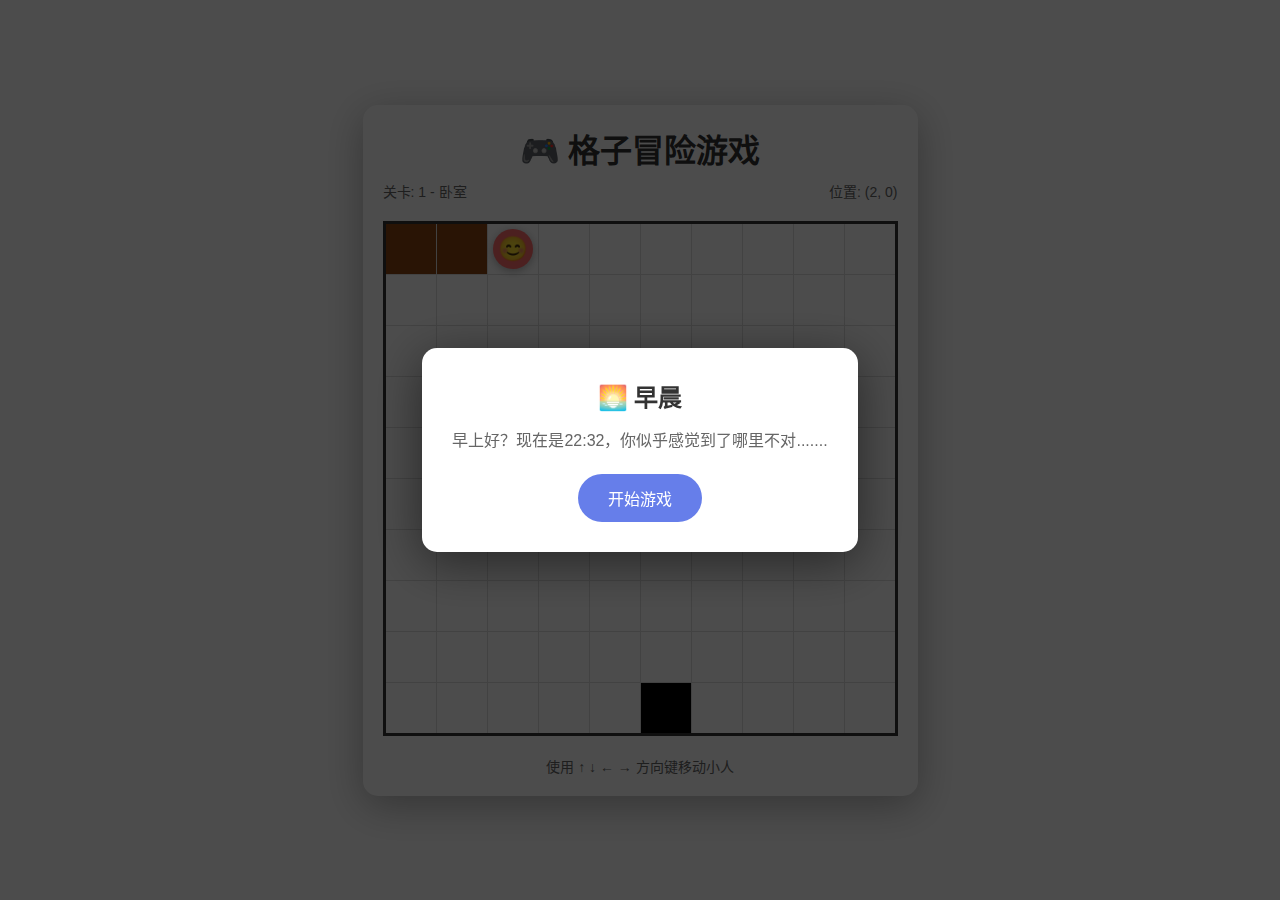
<file: index.html>
<!DOCTYPE html>
<html lang="zh-CN">
<head>
    <meta charset="UTF-8">
    <meta name="viewport" content="width=device-width, initial-scale=1.0">
    <title>格子冒险游戏</title>
    <style>
        * {
            margin: 0;
            padding: 0;
            box-sizing: border-box;
        }

        body {
            font-family: 'Arial', sans-serif;
            display: flex;
            justify-content: center;
            align-items: center;
            min-height: 100vh;
            background: white;
        }

        .game-container {
            background: white;
            padding: 20px;
            border-radius: 15px;
            box-shadow: 0 10px 40px rgba(0,0,0,0.3);
        }

        .game-header {
            text-align: center;
            margin-bottom: 20px;
        }

        .game-header h1 {
            color: #333;
            margin-bottom: 10px;
        }

        .game-info {
            display: flex;
            justify-content: space-between;
            margin-bottom: 15px;
            font-size: 14px;
            color: #666;
        }

        .bubble-info {
            position: absolute;
            top: 20px;
            right: 20px;
            background: rgba(255, 255, 255, 0.9);
            padding: 15px;
            border-radius: 10px;
            box-shadow: 0 4px 15px rgba(0,0,0,0.2);
            display: none;
        }

        .bubble-info.active {
            display: block;
        }

        .grid {
            display: grid;
            grid-template-columns: repeat(10, 50px);
            grid-template-rows: repeat(10, 50px);
            gap: 1px;
            background: #ddd;
            border: 3px solid #333;
            position: relative;
        }

        .cell {
            width: 50px;
            height: 50px;
            background: white;
            position: relative;
            transition: background-color 0.3s;
        }

        .player {
            width: 40px;
            height: 40px;
            background: #ff6b6b;
            border-radius: 50%;
            position: absolute;
            top: 50%;
            left: 50%;
            transform: translate(-50%, -50%);
            z-index: 10;
            box-shadow: 0 2px 8px rgba(0,0,0,0.3);
        }

        .player::before {
            content: '😊';
            position: absolute;
            top: 50%;
            left: 50%;
            transform: translate(-50%, -50%);
            font-size: 24px;
        }

        /* 场景1: 卧室 */
        .bed {
            background: #8B4513 !important;
        }

        .door {
            background: #000 !important;
        }

        /* 场景2: 森林 */
        .forest-light {
            background: #90EE90 !important;
        }

        .forest-dark {
            background: #7CCD7C !important;
        }

        .hole {
            position: relative;
        }

        .hole::after {
            content: '';
            position: absolute;
            top: 50%;
            left: 50%;
            transform: translate(-50%, -50%);
            width: 40px;
            height: 40px;
            background: #000;
            border-radius: 50%;
        }

        .tree {
            position: relative;
        }

        .tree::after {
            content: '🌲';
            position: absolute;
            top: 50%;
            left: 50%;
            transform: translate(-50%, -50%);
            font-size: 30px;
        }

        /* 场景3: 海洋 */
        .ocean {
            background: #4169E1 !important;
        }

        .bubble {
            position: relative;
        }

        .bubble::after {
            content: '';
            position: absolute;
            top: 50%;
            left: 50%;
            transform: translate(-50%, -50%);
            width: 35px;
            height: 35px;
            border: 3px solid white;
            border-radius: 50%;
            background: rgba(255, 255, 255, 0.3);
        }

        /* 场景4: 登山 */
        .mountain {
            background: #D2B48C !important;
        }

        .mountain-night {
            background: #000 !important;
        }

        .obstacle {
            background: #696969 !important;
        }

        .obstacle::after {
            content: '🪨';
            position: absolute;
            top: 50%;
            left: 50%;
            transform: translate(-50%, -50%);
            font-size: 30px;
        }

        .obstacle.night {
            background: #000 !important;
        }

        .obstacle.night::after {
            color: #000;
        }

        .ghost {
            position: relative;
        }

        .ghost::after {
            content: '👻';
            position: absolute;
            top: 50%;
            left: 50%;
            transform: translate(-50%, -50%);
            font-size: 30px;
        }

        .ghost.night::after {
            filter: brightness(0);
        }

        .exit {
            background: #FFD700 !important;
        }

        .exit::after {
            content: '🚪';
            position: absolute;
            top: 50%;
            left: 50%;
            transform: translate(-50%, -50%);
            font-size: 30px;
        }

        /* 提示窗口 */
        .modal {
            display: none;
            position: fixed;
            top: 0;
            left: 0;
            width: 100%;
            height: 100%;
            background: rgba(0, 0, 0, 0.7);
            z-index: 1000;
            justify-content: center;
            align-items: center;
        }

        .modal.active {
            display: flex;
        }

        .modal-content {
            background: white;
            padding: 30px;
            border-radius: 15px;
            max-width: 500px;
            text-align: center;
            box-shadow: 0 10px 50px rgba(0,0,0,0.5);
            animation: slideIn 0.3s ease-out;
        }

        @keyframes slideIn {
            from {
                transform: translateY(-50px);
                opacity: 0;
            }
            to {
                transform: translateY(0);
                opacity: 1;
            }
        }

        .modal-content h2 {
            color: #333;
            margin-bottom: 15px;
        }

        .modal-content p {
            color: #666;
            line-height: 1.6;
            margin-bottom: 20px;
        }

        .modal-btn {
            background: #667eea;
            color: white;
            border: none;
            padding: 12px 30px;
            border-radius: 25px;
            cursor: pointer;
            font-size: 16px;
            transition: background 0.3s;
        }

        .modal-btn:hover {
            background: #5568d3;
        }

        .controls {
            margin-top: 20px;
            text-align: center;
            color: #666;
            font-size: 14px;
        }

        /* 结局场景样式 */
        .ending-scene {
            display: none;
            position: fixed;
            top: 0;
            left: 0;
            width: 100%;
            height: 100vh;
            background: white;
            z-index: 2000;
            justify-content: center;
            align-items: center;
            flex-direction: column;
        }

        .ending-scene.active {
            display: flex;
        }

        .cat-image {
            width: 400px;
            height: auto;
            border-radius: 20px;
            box-shadow: 0 10px 40px rgba(0,0,0,0.2);
            animation: float 3s ease-in-out infinite;
        }

        @keyframes float {
            0%, 100% {
                transform: translateY(0px);
            }
            50% {
                transform: translateY(-20px);
            }
        }

        .ending-text {
            font-size: 32px;
            color: #333;
            margin-top: 40px;
            font-weight: bold;
            opacity: 0;
            transform: translateY(-50px);
        }

        .ending-text.show {
            animation: slideDown 2s ease-out forwards;
        }

        @keyframes slideDown {
            to {
                opacity: 1;
                transform: translateY(0);
            }
        }

        .feed-cat-btn {
            background: linear-gradient(135deg, #667eea 0%, #764ba2 100%);
            color: white;
            border: none;
            padding: 15px 40px;
            border-radius: 30px;
            cursor: pointer;
            font-size: 20px;
            margin-top: 30px;
            opacity: 0;
            transition: all 0.3s;
            box-shadow: 0 5px 20px rgba(102, 126, 234, 0.4);
        }

        .feed-cat-btn.show {
            opacity: 1;
        }

        .feed-cat-btn:hover {
            transform: translateY(-3px);
            box-shadow: 0 8px 25px rgba(102, 126, 234, 0.6);
        }
    </style>
</head>
<body>
    <div class="game-container">
        <div class="game-header">
            <h1>🎮 格子冒险游戏</h1>
            <div class="game-info">
                <span id="level-info">关卡: 卧室</span>
                <span id="position-info">位置: (0, 0)</span>
            </div>
        </div>
        
        <div class="bubble-info" id="bubble-info">
            <div>🫧 泡泡保护中</div>
            <div>剩余步数: <span id="bubble-moves">5</span></div>
        </div>

        <div class="grid" id="grid"></div>

        <div class="controls">
            使用 ↑ ↓ ← → 方向键移动小人
        </div>
    </div>

    <div class="modal" id="modal">
        <div class="modal-content">
            <h2 id="modal-title">欢迎</h2>
            <p id="modal-text">提示内容</p>
            <button class="modal-btn" onclick="closeModal()">开始游戏</button>
        </div>
    </div>

    <!-- 添加结局场景 -->
    <div class="ending-scene" id="ending-scene">
        <!-- 图片链接改为本地路径 -->
        <img src="./cat.png" alt="猫咪" class="cat-image">
        <div class="ending-text" id="ending-text">你找到了你家的小猫！</div>
        <button class="feed-cat-btn" id="feed-cat-btn" onclick="feedCat()">前往喂猫</button>
    </div>

    <script>
        // 游戏状态
        const game = {
            level: 1,
            playerX: 2,
            playerY: 0,
            grid: [],
            bubbleMoves: 0,
            mountainMoves: 0,
            isDay: true,
            obstacles: [],
            ghosts: [],
            bubbles: [],
            holes: [],
            trees: [],
            modalQueue: [],
            isShowingModal: false
        };

        // 初始化游戏
        function initGame() {
            createGrid();
            loadLevel(1);
            updateDisplay();
            document.addEventListener('keydown', handleKeyPress);
        }

        // 创建格子
        function createGrid() {
            const gridElement = document.getElementById('grid');
            gridElement.innerHTML = '';
            game.grid = [];

            for (let y = 0; y < 10; y++) {
                game.grid[y] = [];
                for (let x = 0; x < 10; x++) {
                    const cell = document.createElement('div');
                    cell.className = 'cell';
                    cell.dataset.x = x;
                    cell.dataset.y = y;
                    gridElement.appendChild(cell);
                    game.grid[y][x] = cell;
                }
            }
        }

        // 加载关卡
        function loadLevel(level) {
            game.level = level;
            clearGrid();
            document.getElementById('bubble-info').classList.remove('active');

            switch(level) {
                case 1:
                    loadBedroom();
                    const now = new Date();
                    const hours = now.getHours();
                    const minutes = now.getMinutes().toString().padStart(2, '0');
                    const timeStr = `${hours}:${minutes}`;
                    
                    game.modalQueue = [
                        { title: '🌅 早晨', text: `早上好？现在是${timeStr}，你似乎感觉到了哪里不对.......` },
                        { title: '🐱 猫咪？', text: '你还没有喂猫！不对，你家猫呢！' },
                        { title: '🚪 出发', text: '踏上旅途，寻找你的猫咪吧！' }
                    ];
                    showNextModal();
                    break;
                case 2:
                    loadForest();
                    showModal('🌲 森林', '小心黑洞！踩到黑洞会失败。树木无法通过。找到右下角的出口！');
                    break;
                case 3:
                    loadOcean();
                    showModal('🌊 海洋', '收集泡泡！每个泡泡可以让你移动5步。没有泡泡保护时移动会失败！');
                    break;
                case 4:
                    loadMountain();
                    showModal('⛰️ 登山', '每移动3步会切换日夜。夜晚时视野受限。小心鬼怪和障碍物！');
                    break;
            }

            updateDisplay();
        }

        // 场景1: 卧室
        function loadBedroom() {
            game.playerX = 2;
            game.playerY = 0;

            // 床 (0,0) 到 (1,0)
            game.grid[0][0].classList.add('bed');
            game.grid[0][1].classList.add('bed');

            // 门 (5,9)
            game.grid[9][5].classList.add('door');

            document.getElementById('level-info').textContent = '关卡: 1 - 卧室';
        }

        // 场景2: 森林
        function loadForest() {
            game.playerX = 0;
            game.playerY = 0;
            game.holes = [];
            game.trees = [];

            // 棋盘格背景
            for (let y = 0; y < 10; y++) {
                for (let x = 0; x < 10; x++) {
                    if ((x + y) % 2 === 0) {
                        game.grid[y][x].classList.add('forest-light');
                    } else {
                        game.grid[y][x].classList.add('forest-dark');
                    }
                }
            }

            for (let i = 0; i < 8; i++) {
                let x, y;
                do {
                    x = Math.floor(Math.random() * 10);
                    y = Math.floor(Math.random() * 10);
                } while ((x === 0 && y === 0) || (x === 9 && y === 9) || game.holes.some(h => h.x === x && h.y === y));
                
                game.holes.push({x, y});
                game.grid[y][x].classList.add('hole');
            }

            for (let i = 0; i < 12; i++) {
                let x, y;
                do {
                    x = Math.floor(Math.random() * 10);
                    y = Math.floor(Math.random() * 10);
                } while ((x === 0 && y === 0) || (x === 9 && y === 9) || 
                         game.holes.some(h => h.x === x && h.y === y) ||
                         game.trees.some(t => t.x === x && t.y === y));
                
                game.trees.push({x, y});
                game.grid[y][x].classList.add('tree');
            }

            // 出口
            game.grid[9][9].classList.add('exit');

            document.getElementById('level-info').textContent = '关卡: 2 - 森林';
        }

        // 场景3: 海洋
        function loadOcean() {
            game.playerX = 0;
            game.playerY = 0;
            game.bubbleMoves = 5;
            game.bubbles = [];

            // 蓝色背景
            for (let y = 0; y < 10; y++) {
                for (let x = 0; x < 10; x++) {
                    game.grid[y][x].classList.add('ocean');
                }
            }

            // 随机生成15个泡泡
            for (let i = 0; i < 15; i++) {
                let x, y;
                do {
                    x = Math.floor(Math.random() * 10);
                    y = Math.floor(Math.random() * 10);
                } while ((x === 0 && y === 0) || (x === 9 && y === 9) || 
                         game.bubbles.some(b => b.x === x && b.y === y));
                
                game.bubbles.push({x, y});
                game.grid[y][x].classList.add('bubble');
            }

            // 出口
            game.grid[9][9].classList.add('exit');

            document.getElementById('bubble-info').classList.add('active');
            document.getElementById('bubble-moves').textContent = game.bubbleMoves;

            document.getElementById('level-info').textContent = '关卡: 3 - 海洋';
        }

        // 场景4: 登山
        function loadMountain() {
            game.playerX = 0;
            game.playerY = 0;
            game.mountainMoves = 0;
            game.isDay = true;
            game.obstacles = [];
            game.ghosts = [];

            // 山地背景
            for (let y = 0; y < 10; y++) {
                for (let x = 0; x < 10; x++) {
                    game.grid[y][x].classList.add('mountain');
                }
            }

            // 随机生成障碍物
            for (let i = 0; i < 10; i++) {
                let x, y;
                do {
                    x = Math.floor(Math.random() * 10);
                    y = Math.floor(Math.random() * 10);
                } while ((x === 0 && y === 0) || (x === 9 && y === 9) || 
                         game.obstacles.some(o => o.x === x && o.y === y));
                
                game.obstacles.push({x, y});
                game.grid[y][x].classList.add('obstacle');
            }

            // 随机生成鬼怪
            for (let i = 0; i < 5; i++) {
                let x, y;
                do {
                    x = Math.floor(Math.random() * 10);
                    y = Math.floor(Math.random() * 10);
                } while ((x === 0 && y === 0) || (x === 9 && y === 9) || 
                         game.obstacles.some(o => o.x === x && o.y === y) ||
                         game.ghosts.some(g => g.x === x && g.y === y));
                
                game.ghosts.push({x, y});
                game.grid[y][x].classList.add('ghost');
            }

            // 出口
            game.grid[9][9].classList.add('exit');

            document.getElementById('level-info').textContent = '关卡: 4 - 登山';
        }

        // 清空格子
        function clearGrid() {
            for (let y = 0; y < 10; y++) {
                for (let x = 0; x < 10; x++) {
                    game.grid[y][x].className = 'cell';
                }
            }
        }

        // 键盘控制
        function handleKeyPress(e) {
            let newX = game.playerX;
            let newY = game.playerY;

            switch(e.key) {
                case 'ArrowUp':
                    newY = Math.max(0, game.playerY - 1);
                    e.preventDefault();
                    break;
                case 'ArrowDown':
                    newY = Math.min(9, game.playerY + 1);
                    e.preventDefault();
                    break;
                case 'ArrowLeft':
                    newX = Math.max(0, game.playerX - 1);
                    e.preventDefault();
                    break;
                case 'ArrowRight':
                    newX = Math.min(9, game.playerX + 1);
                    e.preventDefault();
                    break;
                default:
                    return;
            }

            if (newX !== game.playerX || newY !== game.playerY) {
                movePlayer(newX, newY);
            }
        }

        // 移动玩家
        function movePlayer(newX, newY) {
            // 检查碰撞
            if (!canMove(newX, newY)) {
                return;
            }

            game.playerX = newX;
            game.playerY = newY;

            // 关卡特定逻辑
            handleLevelLogic(newX, newY);

            updateDisplay();
        }

        // 检查是否可以移动
        function canMove(x, y) {
            if (game.level === 2) {
                if (game.trees.some(t => t.x === x && t.y === y)) {
                    showModal('🌲 障碍', '前方有树木，无法通过！');
                    return false;
                }
            }

            if (game.level === 4) {
                if (game.obstacles.some(o => o.x === x && o.y === y)) {
                    showModal('🪨 障碍', '前方有岩石，无法通过！');
                    return false;
                }
            }

            return true;
        }

        // 处理关卡逻辑
        function handleLevelLogic(x, y) {
            switch(game.level) {
                case 1:
                    if (x === 5 && y === 9) {
                        setTimeout(() => loadLevel(2), 300);
                    }
                    break;

                case 2:
                    if (game.holes.some(h => h.x === x && h.y === y)) {
                        showModal('💀 失败', '你掉进了黑洞！返回卧室。');
                        setTimeout(() => loadLevel(1), 1500);
                        return;
                    }
                    if (x === 9 && y === 9) {
                        setTimeout(() => loadLevel(3), 300);
                    }
                    break;

                case 3:
                    const bubbleIndex = game.bubbles.findIndex(b => b.x === x && b.y === y);
                    if (bubbleIndex !== -1) {
                        game.bubbleMoves = 5;
                        game.bubbles.splice(bubbleIndex, 1);
                        game.grid[y][x].classList.remove('bubble');
                        document.getElementById('bubble-info').classList.add('active');
                    }

                    if (game.bubbleMoves > 0) {
                        game.bubbleMoves--;
                        document.getElementById('bubble-moves').textContent = game.bubbleMoves;
                        
                        if (game.bubbleMoves === 0) {
                            document.getElementById('bubble-info').classList.remove('active');
                        }
                    } else if (!(x === 0 && y === 0)) {
                        showModal('💀 失败', '没有泡泡保护！返回卧室。');
                        setTimeout(() => loadLevel(1), 1500);
                        return;
                    }

                    if (x === 9 && y === 9 && game.bubbleMoves > 0) {
                        setTimeout(() => loadLevel(4), 300);
                    }
                    break;

                case 4:
                    if (game.ghosts.some(g => g.x === x && g.y === y)) {
                        showModal('💀 失败', '你遇到了鬼怪！返回卧室。');
                        setTimeout(() => loadLevel(1), 1500);
                        return;
                    }

                    game.mountainMoves++;
                    if (game.mountainMoves % 3 === 0) {
                        game.isDay = !game.isDay;
                        updateMountainVisibility();
                    }

                    if (x === 9 && y === 9) {
                        setTimeout(() => showEndingScene(), 300);
                    }
                    break;
            }
        }

        // 更新登山场景的可见性
        function updateMountainVisibility() {
            for (let y = 0; y < 10; y++) {
                for (let x = 0; x < 10; x++) {
                    const cell = game.grid[y][x];
                    const isObstacle = game.obstacles.some(o => o.x === x && o.y === y);
                    const isGhost = game.ghosts.some(g => g.x === x && g.y === y);
                    
                    if (!game.isDay && !(x === game.playerX && y === game.playerY)) {
                        cell.classList.remove('mountain');
                        cell.classList.add('mountain-night');
                        
                        if (isObstacle) {
                            cell.classList.add('night');
                        }
                        if (isGhost) {
                            cell.classList.add('night');
                        }
                    } else if (game.isDay) {
                        cell.classList.remove('mountain-night', 'night');
                        if (!isObstacle && !isGhost && !cell.classList.contains('exit')) {
                            cell.classList.add('mountain');
                        }
                    }
                }
            }
            if (!game.isDay) {
                game.grid[game.playerY][game.playerX].classList.remove('mountain-night');
                game.grid[game.playerY][game.playerX].classList.add('mountain');
            }
        }

        // 更新显示
        function updateDisplay() {
            document.querySelectorAll('.player').forEach(p => p.remove());

            const playerCell = game.grid[game.playerY][game.playerX];
            const player = document.createElement('div');
            player.className = 'player';
            playerCell.appendChild(player);

            document.getElementById('position-info').textContent = `位置: (${game.playerX}, ${game.playerY})`;
        }

        // 显示提示窗口
        function showModal(title, text) {
            document.getElementById('modal-title').textContent = title;
            document.getElementById('modal-text').textContent = text;
            document.getElementById('modal').classList.add('active');
            game.isShowingModal = true;
        }

        function showNextModal() {
            if (game.modalQueue.length > 0) {
                const modal = game.modalQueue.shift();
                showModal(modal.title, modal.text);
            }
        }

        // 关闭提示窗口
        function closeModal() {
            document.getElementById('modal').classList.remove('active');
            game.isShowingModal = false;
            
            if (game.modalQueue.length > 0) {
                setTimeout(() => showNextModal(), 300);
            }
        }

        function showEndingScene() {
            document.getElementById('ending-scene').classList.add('active');
            
            setTimeout(() => {
                document.getElementById('ending-text').classList.add('show');
            }, 1000);
            
            setTimeout(() => {
                document.getElementById('feed-cat-btn').classList.add('show');
            }, 3000);
        }

        function feedCat() {
           
            window.location.href = './pixel-cat-care/index.html';
        }

        // 启动游戏
        initGame();
    </script>
</body>
</html>
</file>
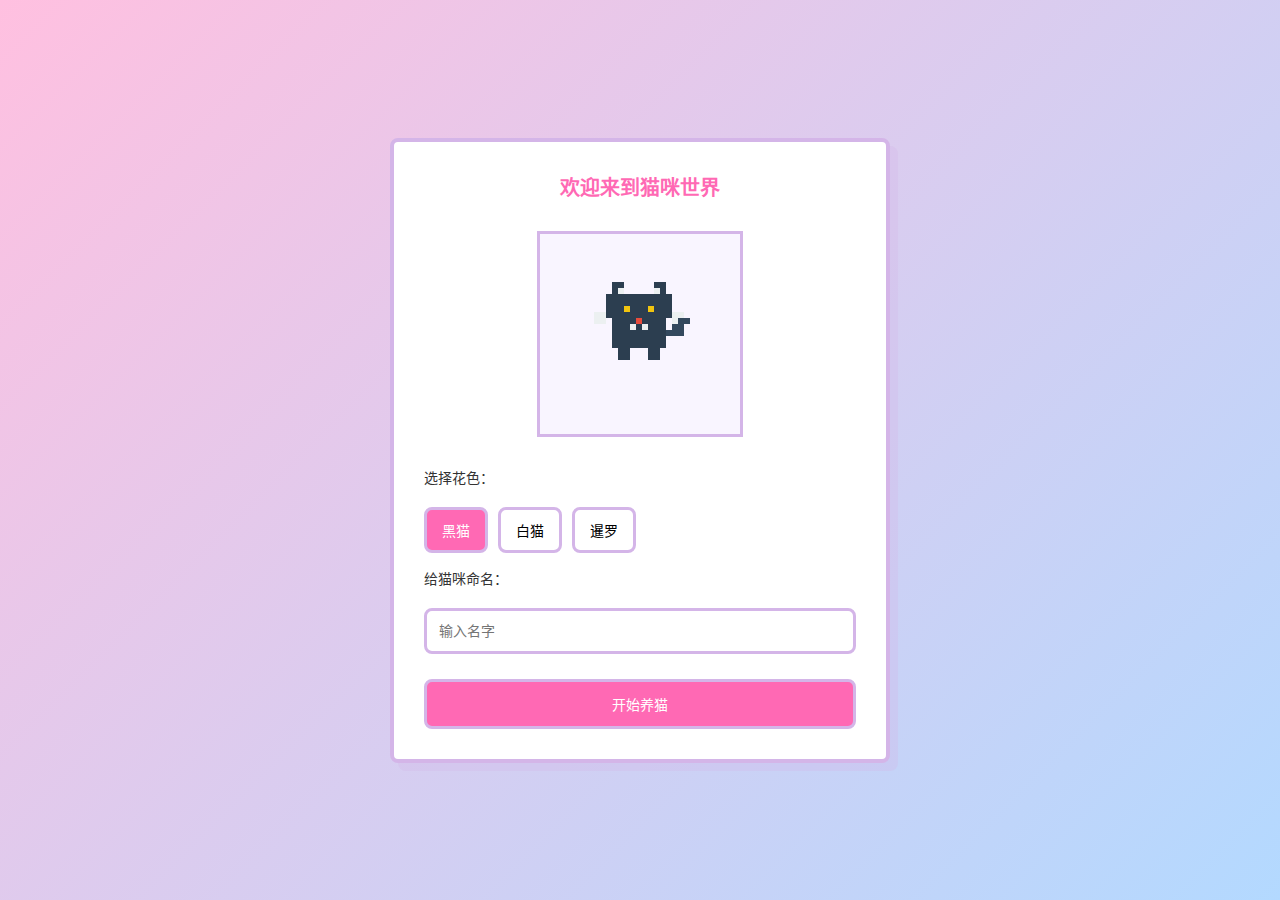
<file: pixel-cat-care/index.html>
<!DOCTYPE html>
<html lang="zh-CN">
<head>
    <meta charset="UTF-8">
    <meta name="viewport" content="width=device-width, initial-scale=1.0">
    <title>猫咪养成</title>
    <link rel="stylesheet" href="styles.css">
</head>
<body>
    <!-- 初始化界面 -->
    <div id="init-screen" class="screen">
        <div class="init-container">
            <h1 class="pixel-title">欢迎来到猫咪世界</h1>
            <div class="cat-preview">
                <canvas id="preview-canvas" width="200" height="200"></canvas>
            </div>
            <div class="init-form">
                <label class="pixel-label">选择花色：</label>
                <div class="color-options">
                    <button class="color-btn active" data-color="black">黑猫</button>
                    <button class="color-btn" data-color="white">白猫</button>
                    <button class="color-btn" data-color="siamese">暹罗</button>
                </div>
                <label class="pixel-label">给猫咪命名：</label>
                <input type="text" id="cat-name-input" class="pixel-input" maxlength="10" placeholder="输入名字">
                <button id="start-btn" class="pixel-btn">开始养猫</button>
            </div>
        </div>
    </div>

    <!-- 主界面 -->
    <div id="main-screen" class="screen hidden">
        <div class="header">
            <div class="date-info">
                <div class="current-date" id="current-date"></div>
                <div class="visit-stats">
                    <span id="total-days">累计访问: 1天</span>
                    <span id="last-visit">上次访问: 刚刚</span>
                </div>
            </div>
            <button id="settings-btn" class="icon-btn">⚙️</button>
        </div>

        <div class="main-content">
            <div class="cat-area">
                <div class="speech-bubble" id="speech-bubble">
                    <p id="cat-speech"></p>
                </div>
                <canvas id="cat-canvas" width="300" height="300"></canvas>
                <div class="cat-name" id="cat-name-display"></div>
            </div>

            <div class="stats-panel">
                <div class="stat-item">
                    <span class="stat-icon">🍖</span>
                    <span class="stat-value" id="hunger-value">100</span>
                    <div class="stat-bar">
                        <div class="stat-fill" id="hunger-bar"></div>
                    </div>
                    
                </div>
                <div class="stat-item">
                    <span class="stat-icon">💧</span>
                    <span class="stat-value" id="thirst-value">100</span>
                    <div class="stat-bar">
                        <div class="stat-fill" id="thirst-bar"></div>
                    </div>
                    
                </div>
                <div class="stat-item">
                    <span class="stat-icon">✨</span>
                    <span class="stat-value" id="clean-value">100</span>
                    <div class="stat-bar">
                        <div class="stat-fill" id="clean-bar"></div>
                    </div>
                    
                </div>
                <div class="stat-item">
                    <span class="stat-icon">😊</span>
                    <span class="stat-value" id="mood-value">100</span>
                    <div class="stat-bar">
                        <div class="stat-fill" id="mood-bar"></div>
                    </div>
                    
                </div>
                <div class="stat-item">
                    <span class="stat-icon">❤️</span>
                    <span class="stat-value" id="intimacy-value">100</span>
                    <div class="stat-bar">
                        <div class="stat-fill" id="intimacy-bar"></div>
                    </div>
                    
                </div>
            </div>

            <div class="action-panel">
                <div class="action-group">
                    <h3>喂食</h3>
                    <button class="action-btn" data-action="feed-fish">🎂 蛋糕</button>
                    <button class="action-btn" data-action="feed-food">🍚 猫粮</button>
                    <button class="action-btn" data-action="feed-can">🥫 罐头</button>
                </div>
                <div class="action-group">
                    <h3>照顾</h3>
                    <button class="action-btn" data-action="water">💧 加水</button>
                    <button class="action-btn" data-action="bath">🛁 洗澡</button>
                    <button class="action-btn" data-action="play">🎾 逗猫</button>
                </div>
            </div>

            <div class="interaction-log">
                <h3>互动记录</h3>
                <div id="log-content" class="log-content"></div>
            </div>
        </div>

        <div class="nav-bar">
            <button class="nav-btn" data-page="notes">📝 留言板</button>
            <button class="nav-btn" data-page="tasks">✅ 计划表</button>
            <button class="nav-btn" data-page="diary">📔 日记本</button>
            <button class="nav-btn" data-page="catch-cat">🐱 抓小猫</button>
            <button class="nav-btn" data-page="word-search">🔤 找单词</button>
            <button class="nav-btn" data-page="chat">💬 聊天</button>
        </div>
    </div>

    <!-- 设置弹窗 -->
    <div id="settings-modal" class="modal hidden">
        <div class="modal-content">
            <h2>设置</h2>
            <div class="settings-form">
                <label>猫咪名字：</label>
                <input type="text" id="rename-input" class="pixel-input" maxlength="10">
                <p class="hint" id="rename-hint"></p>
                
                <label>更换花色：</label>
                <div class="color-options">
                    <button class="color-btn" data-color="black">黑猫</button>
                    <button class="color-btn" data-color="white">白猫</button>
                    <button class="color-btn" data-color="siamese">暹罗</button>
                </div>
                <p class="hint" id="color-hint"></p>
            </div>
            <div class="modal-actions">
                <button id="save-settings-btn" class="pixel-btn">保存</button>
                <button id="close-settings-btn" class="pixel-btn secondary">取消</button>
            </div>
        </div>
    </div>

    <script src="cat-canvas.js"></script>
    <script src="app.js"></script>
</body>
</html>
</file>
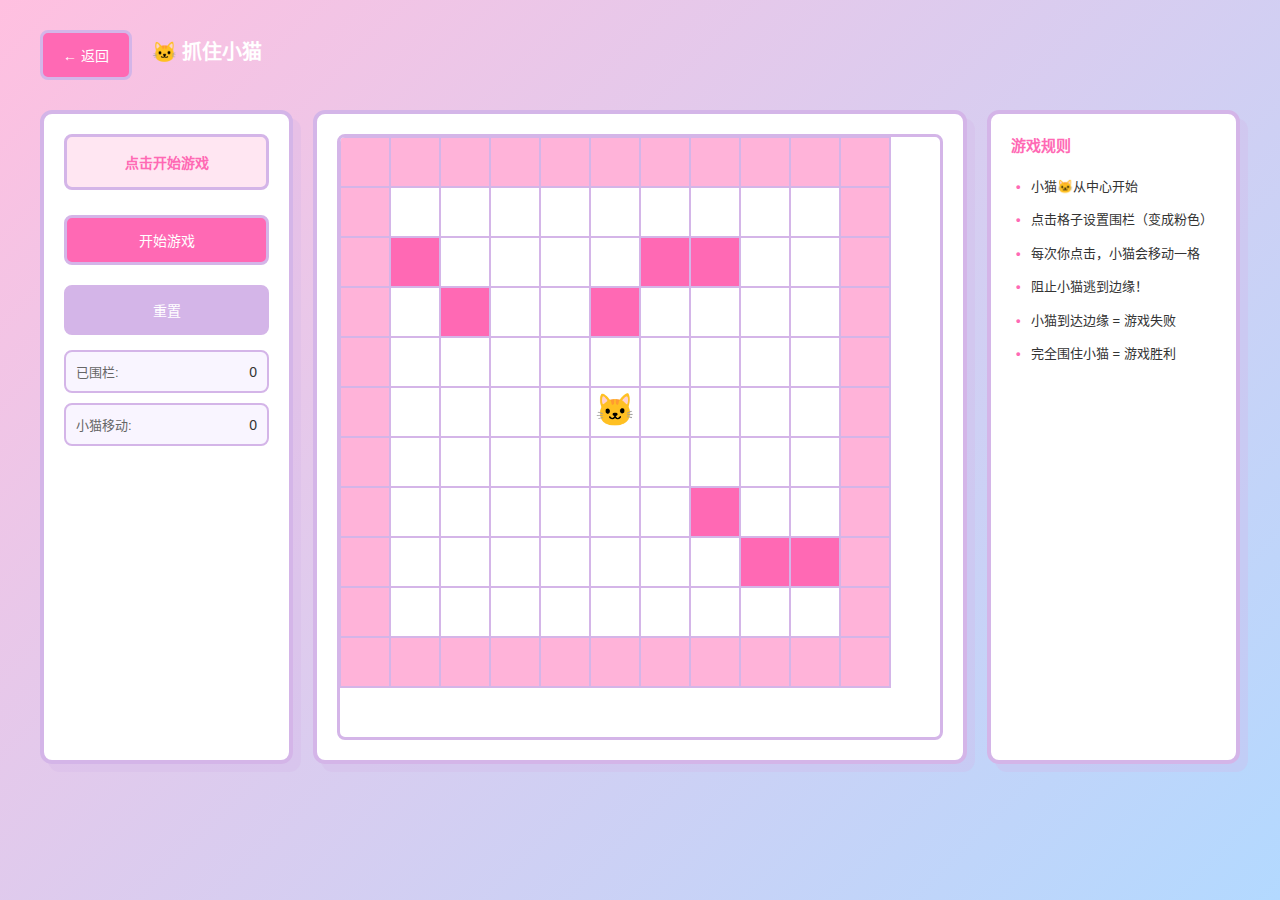
<file: pixel-cat-care/catch-cat.html>
<!DOCTYPE html>
<html lang="zh-CN">
<head>
    <meta charset="UTF-8">
    <meta name="viewport" content="width=device-width, initial-scale=1.0">
    <title>抓住小猫</title>
    <link rel="stylesheet" href="styles.css">
</head>
<body>
    <div class="page-container">
        <div class="page-header">
            <button class="pixel-btn" onclick="window.location.href='index.html'">← 返回</button>
            <h1>🐱 抓住小猫</h1>
        </div>

        <div class="game-container">
            <div class="game-info">
                <div class="game-status">
                    <span id="game-status-text">点击开始游戏</span>
                </div>
                <div class="game-controls">
                    <button id="start-game-btn" class="pixel-btn">开始游戏</button>
                    <button id="reset-game-btn" class="pixel-btn secondary">重置</button>
                </div>
                <div class="game-stats">
                    <div class="stat-box">
                        <span class="stat-label">已围栏:</span>
                        <span id="fence-count">0</span>
                    </div>
                    <div class="stat-box">
                        <span class="stat-label">小猫移动:</span>
                        <span id="cat-moves">0</span>
                    </div>
                </div>
            </div>

            <div class="game-board-wrapper">
                <canvas id="game-canvas" width="600" height="600"></canvas>
            </div>

            <div class="game-instructions">
                <h3>游戏规则</h3>
                <ul>
                    <li>小猫🐱从中心开始</li>
                    <li>点击格子设置围栏（变成粉色）</li>
                    <li>每次你点击，小猫会移动一格</li>
                    <li>阻止小猫逃到边缘！</li>
                    <li>小猫到达边缘 = 游戏失败</li>
                    <li>完全围住小猫 = 游戏胜利</li>
                </ul>
            </div>
        </div>
    </div>

    <script src="catch-cat.js"></script>
</body>
</html>
</file>
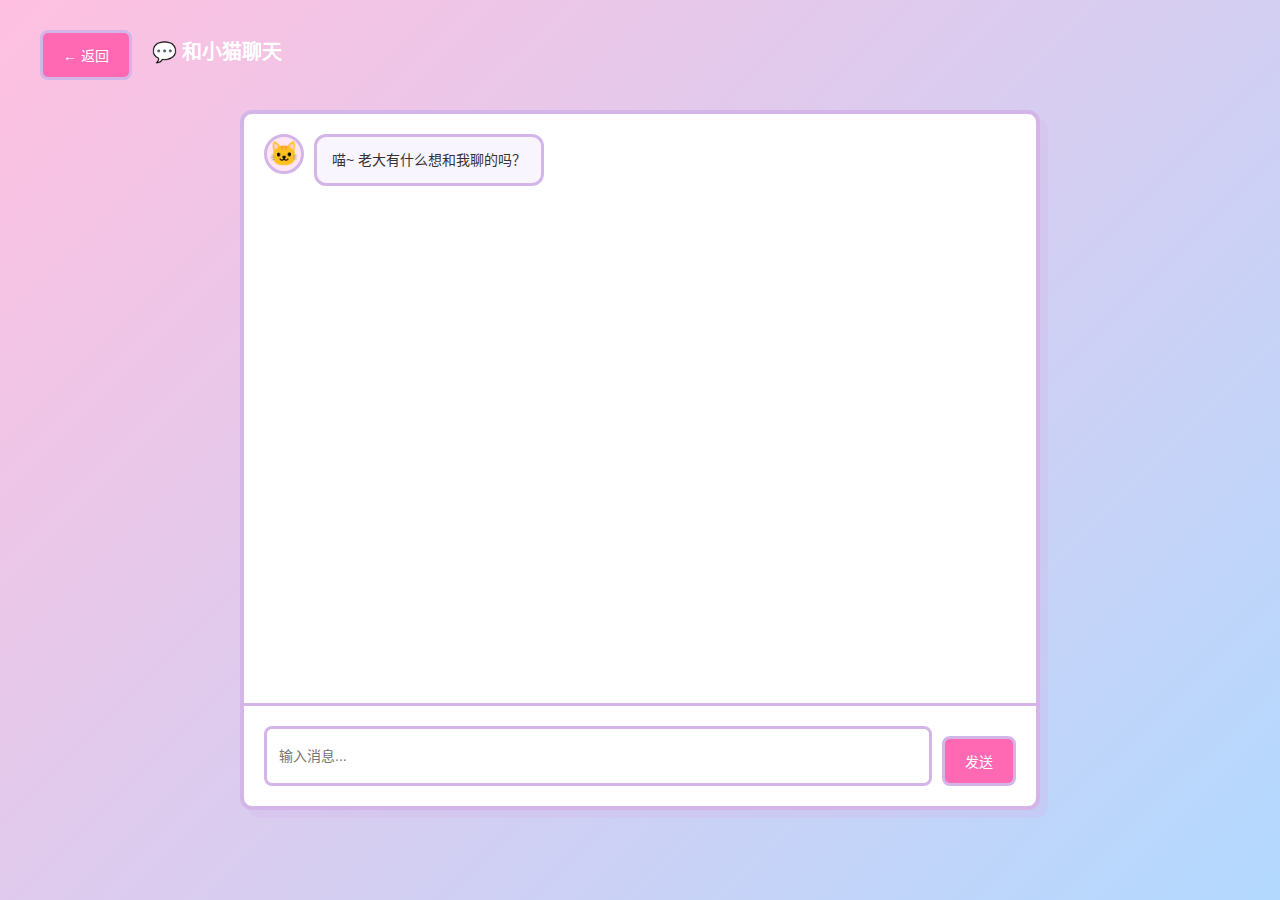
<file: pixel-cat-care/chat.html>
<!DOCTYPE html>
<html lang="zh-CN">
<head>
    <meta charset="UTF-8">
    <meta name="viewport" content="width=device-width, initial-scale=1.0">
    <title>小猫聊天</title>
    <link rel="stylesheet" href="styles.css">
</head>
<body>
    <div class="page-container">
        <div class="page-header">
            <button class="pixel-btn" onclick="window.location.href='index.html'">← 返回</button>
            <h1>💬 和小猫聊天</h1>
        </div>

        <div class="chat-container">
            <div class="chat-messages" id="chat-messages">
                <div class="chat-message bot">
                    <div class="message-avatar">🐱</div>
                    <div class="message-content">
                        <div class="message-text">喵~ 老大有什么想和我聊的吗？</div>
                    </div>
                </div>
            </div>

            <div class="chat-input-area">
                <input 
                    type="text" 
                    id="chat-input" 
                    class="chat-input" 
                    placeholder="输入消息..."
                    maxlength="200"
                >
                <button id="send-btn" class="pixel-btn">发送</button>
            </div>
        </div>
    </div>

    <script src="chat.js"></script>
</body>
</html>
</file>
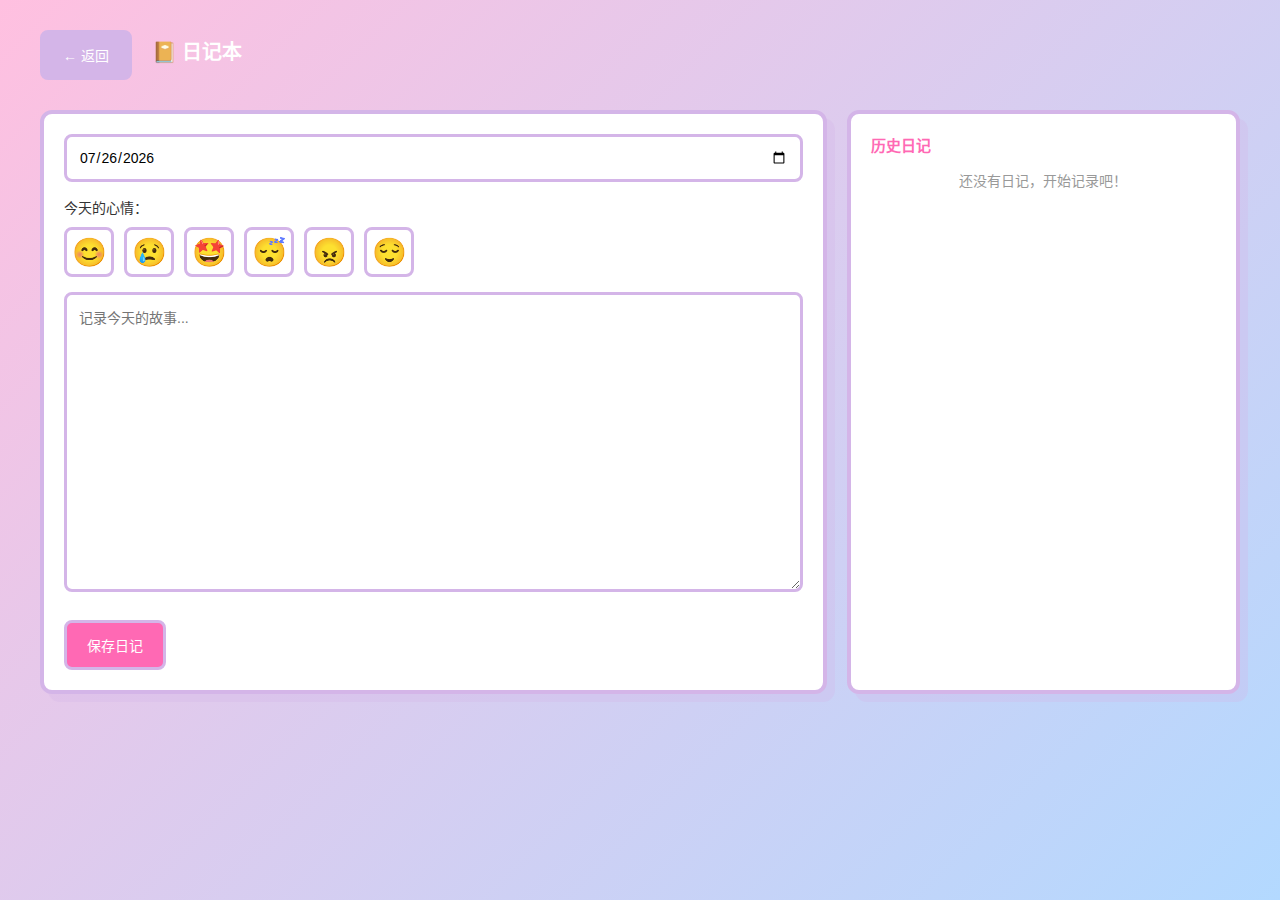
<file: pixel-cat-care/diary.html>
<!DOCTYPE html>
<html lang="zh-CN">
<head>
    <meta charset="UTF-8">
    <meta name="viewport" content="width=device-width, initial-scale=1.0">
    <title>日记本</title>
    <link rel="stylesheet" href="styles.css">
</head>
<body>
    <div class="page-container">
        <div class="page-header">
            <button id="back-btn" class="pixel-btn secondary">← 返回</button>
            <h1>📔 日记本</h1>
        </div>

        <div class="diary-container">
            <div class="diary-editor">
                <div class="diary-date">
                    <input type="date" id="diary-date" class="pixel-input">
                </div>
                <div class="mood-selector">
                    <label>今天的心情：</label>
                    <div class="mood-options">
                        <button class="mood-btn" data-mood="happy">😊</button>
                        <button class="mood-btn" data-mood="sad">😢</button>
                        <button class="mood-btn" data-mood="excited">🤩</button>
                        <button class="mood-btn" data-mood="tired">😴</button>
                        <button class="mood-btn" data-mood="angry">😠</button>
                        <button class="mood-btn" data-mood="calm">😌</button>
                    </div>
                </div>
                <textarea id="diary-content" class="pixel-textarea diary-textarea" placeholder="记录今天的故事..."></textarea>
                <button id="save-diary-btn" class="pixel-btn">保存日记</button>
            </div>

            <div class="diary-list">
                <h3>历史日记</h3>
                <div id="diary-entries" class="diary-entries"></div>
            </div>
        </div>
    </div>

    <script src="diary.js"></script>
</body>
</html>
</file>
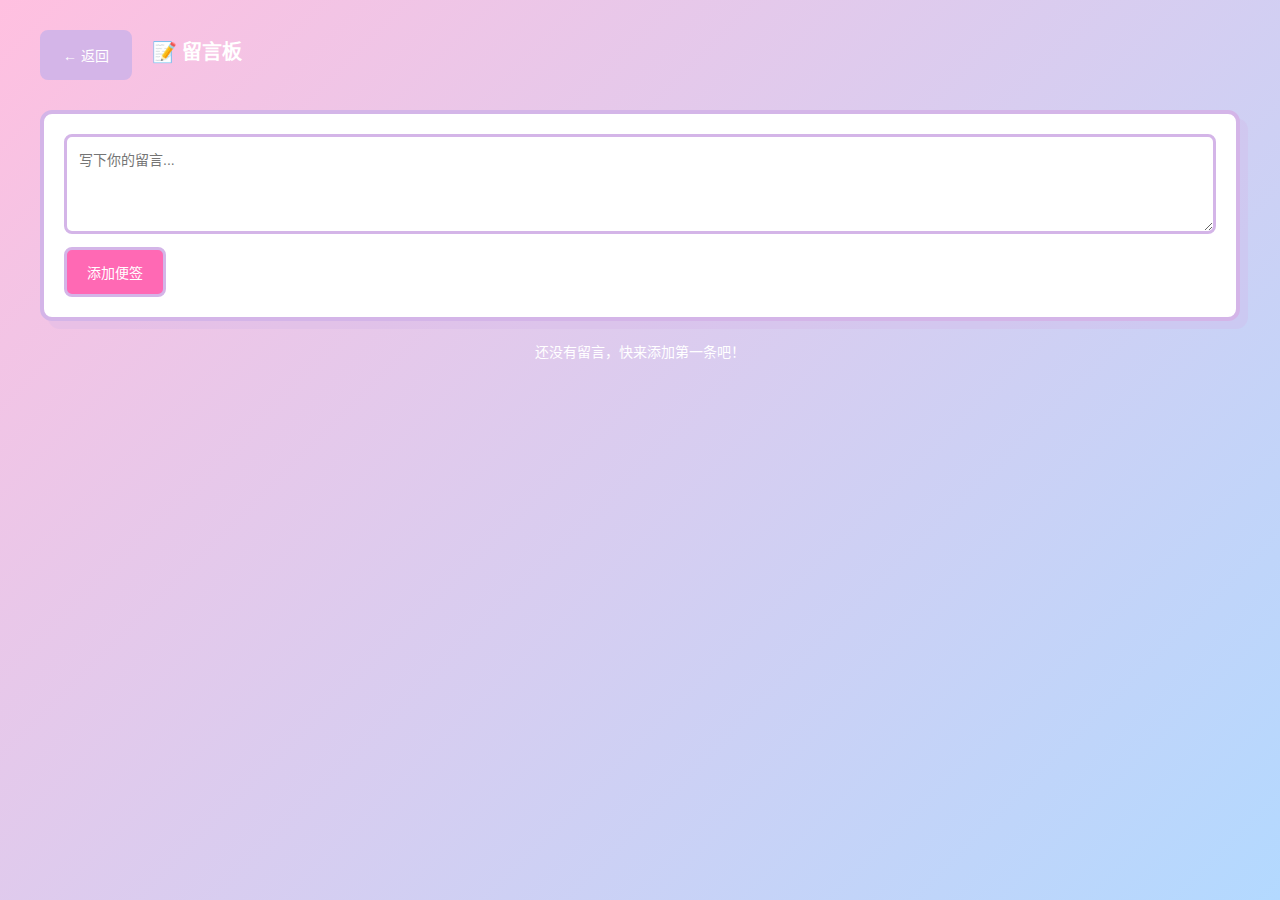
<file: pixel-cat-care/notes.html>
<!DOCTYPE html>
<html lang="zh-CN">
<head>
    <meta charset="UTF-8">
    <meta name="viewport" content="width=device-width, initial-scale=1.0">
    <title>留言板</title>
    <link rel="stylesheet" href="styles.css">
</head>
<body>
    <div class="page-container">
        <div class="page-header">
            <button id="back-btn" class="pixel-btn secondary">← 返回</button>
            <h1>📝 留言板</h1>
        </div>

        <div class="notes-container">
            <div class="add-note-section">
                <textarea id="note-input" class="pixel-textarea" placeholder="写下你的留言..."></textarea>
                <button id="add-note-btn" class="pixel-btn">添加便签</button>
            </div>

            <div id="notes-grid" class="notes-grid"></div>
        </div>
    </div>

    <script src="notes.js"></script>
</body>
</html>
</file>
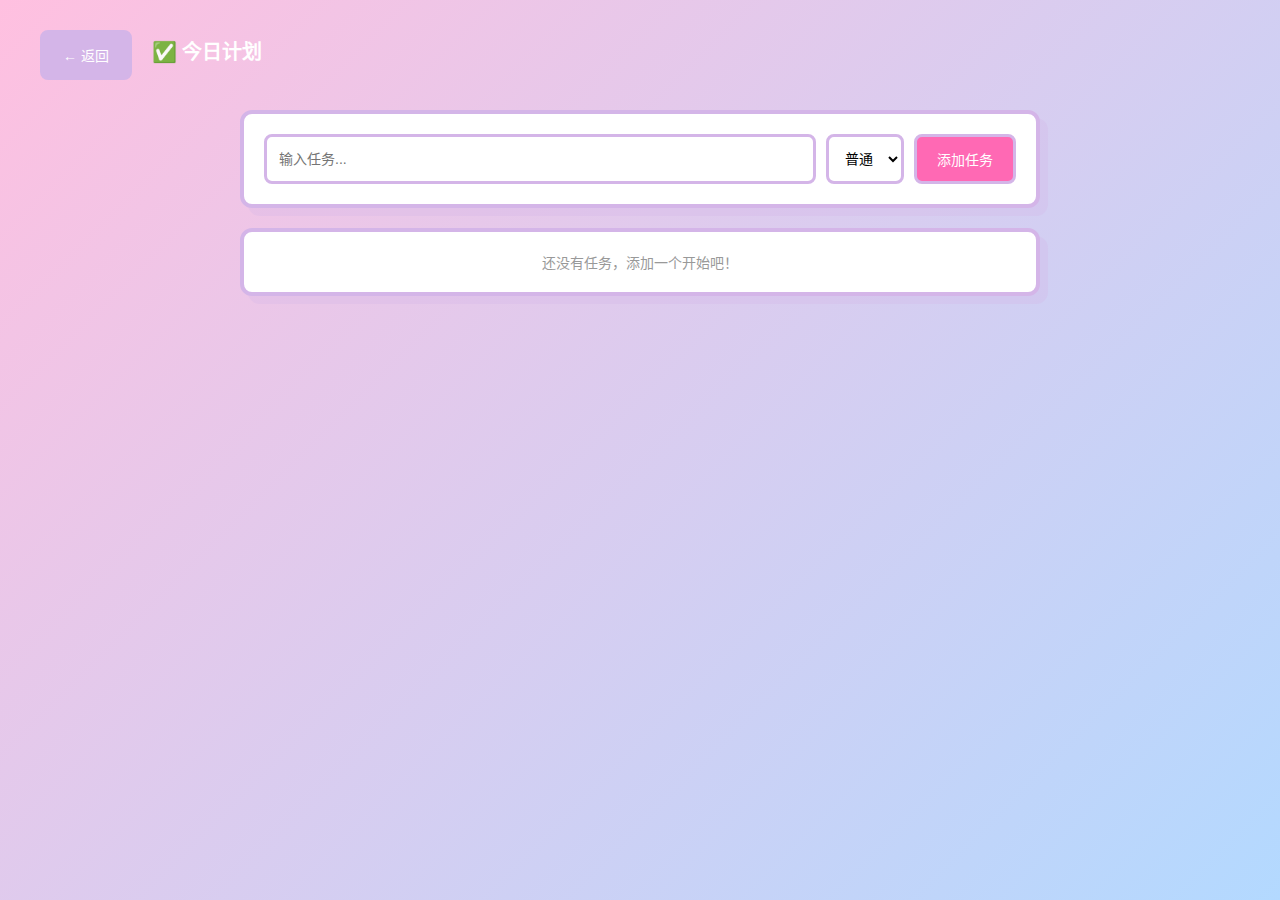
<file: pixel-cat-care/tasks.html>
<!DOCTYPE html>
<html lang="zh-CN">
<head>
    <meta charset="UTF-8">
    <meta name="viewport" content="width=device-width, initial-scale=1.0">
    <title>计划表</title>
    <link rel="stylesheet" href="styles.css">
</head>
<body>
    <div class="page-container">
        <div class="page-header">
            <button id="back-btn" class="pixel-btn secondary">← 返回</button>
            <h1>✅ 今日计划</h1>
        </div>

        <div class="tasks-container">
            <div class="add-task-section">
                <input type="text" id="task-input" class="pixel-input" placeholder="输入任务...">
                <select id="priority-select" class="pixel-select">
                    <option value="low">普通</option>
                    <option value="medium">重要</option>
                    <option value="high">紧急</option>
                </select>
                <button id="add-task-btn" class="pixel-btn" style="margin-top:0px !important">添加任务</button>
            </div>

            <div id="tasks-list" class="tasks-list"></div>
        </div>
    </div>

    <script src="tasks.js"></script>
</body>
</html>
</file>
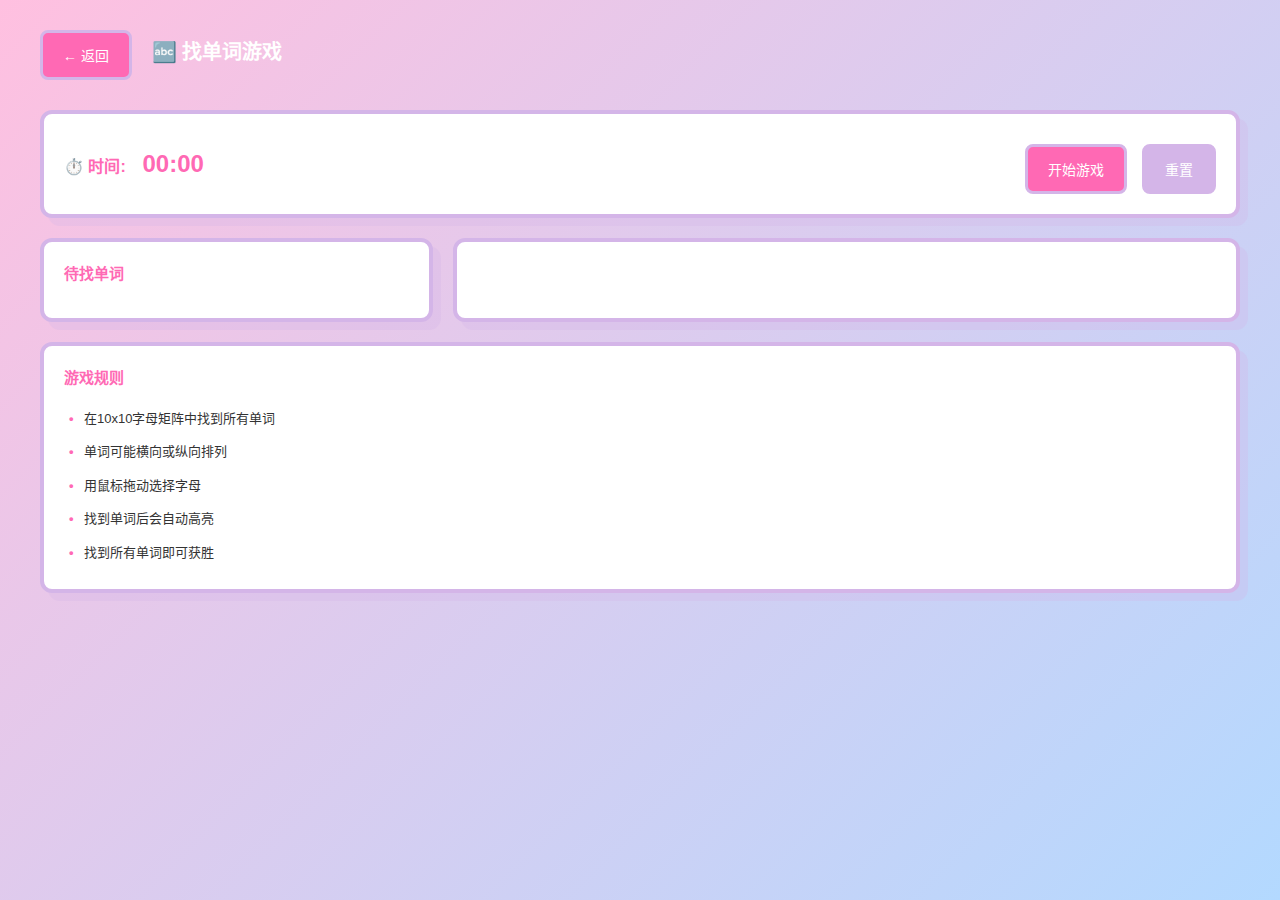
<file: pixel-cat-care/word-search.html>
<!DOCTYPE html>
<html lang="zh-CN">
<head>
    <meta charset="UTF-8">
    <meta name="viewport" content="width=device-width, initial-scale=1.0">
    <title>找单词</title>
    <link rel="stylesheet" href="styles.css">
</head>
<body>
    <div class="page-container">
        <div class="page-header">
            <button class="pixel-btn" onclick="window.location.href='index.html'">← 返回</button>
            <h1>🔤 找单词游戏</h1>
        </div>

        <div class="word-search-container">
            <div class="word-search-info">
                <div class="timer-display">
                    <span class="timer-label">⏱️ 时间:</span>
                    <span id="timer">00:00</span>
                </div>
                <button id="start-word-game-btn" class="pixel-btn">开始游戏</button>
                <button id="reset-word-game-btn" class="pixel-btn secondary">重置</button>
            </div>

            <div class="word-search-main">
                <div class="word-list-panel">
                    <h3>待找单词</h3>
                    <div id="word-list" class="word-list"></div>
                </div>

                <div class="grid-panel">
                    <div id="letter-grid" class="letter-grid"></div>
                </div>
            </div>

            <div class="word-search-instructions">
                <h3>游戏规则</h3>
                <ul>
                    <li>在10x10字母矩阵中找到所有单词</li>
                    <li>单词可能横向或纵向排列</li>
                    <li>用鼠标拖动选择字母</li>
                    <li>找到单词后会自动高亮</li>
                    <li>找到所有单词即可获胜</li>
                </ul>
            </div>
        </div>
    </div>

    <script src="word-search.js"></script>
</body>
</html>
</file>
<file: pixel-cat-care/styles.css>
* {
  margin: 0;
  padding: 0;
  box-sizing: border-box;
}

body {
  font-family: -apple-system, BlinkMacSystemFont, "Segoe UI", Roboto, "Helvetica Neue", Arial, sans-serif;
  background: linear-gradient(135deg, #ffc0e0 0%, #b3d9ff 100%);
  min-height: 100vh;
  color: #333;
  font-size: 14px;
  image-rendering: pixelated;
}

.screen {
  min-height: 100vh;
  display: flex;
  align-items: center;
  justify-content: center;
  padding: 20px;
}

.hidden {
  display: none !important;
}

/* 初始化界面 */
.init-container {
  background: white;
  border: 4px solid #d4b5e8;
  border-radius: 8px;
  padding: 30px;
  max-width: 500px;
  width: 100%;
  box-shadow: 8px 8px 0 rgba(212, 181, 232, 0.3);
}

.pixel-title {
  font-size: 20px;
  text-align: center;
  margin-bottom: 30px;
  color: #ff69b4;
  font-weight: 600;
}

.cat-preview {
  display: flex;
  justify-content: center;
  margin-bottom: 30px;
}

#preview-canvas {
  border: 3px solid #d4b5e8;
  background: #f9f5ff;
}

.init-form {
  display: flex;
  flex-direction: column;
  gap: 15px;
}

.pixel-label {
  font-size: 14px;
  margin-bottom: 5px;
  font-weight: 500;
}

.color-options {
  display: flex;
  gap: 10px;
  flex-wrap: wrap;
}

.color-btn {
  font-family: inherit;
  font-size: 14px;
  padding: 10px 15px;
  background: white;
  border: 3px solid #d4b5e8;
  border-radius: 8px;
  cursor: pointer;
  transition: all 0.2s;
}

.color-btn:hover {
  background: #ffe6f2;
}

.color-btn.active {
  background: #ff69b4;
  color: white;
}

.pixel-input {
  font-family: inherit;
  font-size: 14px;
  padding: 12px;
  border: 3px solid #d4b5e8;
  border-radius: 8px;
  background: white;
  outline: none;
}

.pixel-input:focus {
  border-color: #ff69b4;
}

.pixel-btn {
  font-family: inherit;
  font-size: 14px;
  padding: 12px 20px;
  background: #ff69b4;
  color: white;
  border: 3px solid #d4b5e8;
  border-radius: 8px;
  cursor: pointer;
  transition: all 0.2s;
  margin-top: 10px;
  font-weight: 500;
}

.pixel-btn:hover {
  background: #87ceeb;
  transform: translate(-2px, -2px);
  box-shadow: 4px 4px 0 rgba(212, 181, 232, 0.3);
}

.pixel-btn:active {
  transform: translate(0, 0);
  box-shadow: none;
}

.pixel-btn.secondary {
  background: #d4b5e8;
}

.pixel-btn.secondary:hover {
  background: #c19ee0;
}

/* 主界面 */
#main-screen {
  display: block;
  padding: 0;
}

.header {
  background: white;
  border-bottom: 4px solid #d4b5e8;
  padding: 15px 20px;
  display: flex;
  justify-content: space-between;
  align-items: center;
}

.date-info {
  display: flex;
  flex-direction: column;
  gap: 8px;
}

.current-date {
  font-size: 16px;
  color: #ff69b4;
  font-weight: 600;
}

.visit-stats {
  display: flex;
  gap: 15px;
  font-size: 12px;
  color: #666;
}

.icon-btn {
  font-size: 24px;
  background: none;
  border: none;
  cursor: pointer;
  padding: 5px;
}

.main-content {
  max-width: 1200px;
  margin: 0 auto;
  padding: 20px;
  display: grid;
  grid-template-columns: 1fr 1fr;
  gap: 20px;
}

.cat-area {
  background: white;
  border: 4px solid #d4b5e8;
  border-radius: 12px;
  padding: 20px;
  display: flex;
  flex-direction: column;
  align-items: center;
  gap: 15px;
  box-shadow: 8px 8px 0 rgba(212, 181, 232, 0.3);
}

.speech-bubble {
  background: #ffe6f2;
  border: 3px solid #d4b5e8;
  border-radius: 12px;
  padding: 15px;
  position: relative;
  min-height: 60px;
  width: 100%;
  display: flex;
  align-items: center;
  justify-content: center;
}

.speech-bubble::after {
  content: "";
  position: absolute;
  bottom: -15px;
  left: 50%;
  transform: translateX(-50%);
  width: 0;
  height: 0;
  border-left: 15px solid transparent;
  border-right: 15px solid transparent;
  border-top: 15px solid #d4b5e8;
}

.speech-bubble::before {
  content: "";
  position: absolute;
  bottom: -9px;
  left: 50%;
  transform: translateX(-50%);
  width: 0;
  height: 0;
  border-left: 12px solid transparent;
  border-right: 12px solid transparent;
  border-top: 12px solid #ffe6f2;
  z-index: 1;
}

#cat-speech {
  font-size: 13px;
  text-align: center;
  line-height: 1.6;
}

#cat-canvas {
  border: 3px solid #d4b5e8;
  border-radius: 8px;
  background: #f9f5ff;
  cursor: pointer;
}

.cat-name {
  font-size: 18px;
  color: #ff69b4;
  font-weight: 600;
}

.stats-panel {
  background: white;
  border: 4px solid #d4b5e8;
  border-radius: 12px;
  padding: 20px;
  display: flex;
  flex-direction: column;
  gap: 15px;
  box-shadow: 8px 8px 0 rgba(212, 181, 232, 0.3);
}

.stat-item {
  display: flex;
  align-items: center;
  gap: 10px;
}

.stat-icon {
  font-size: 24px;
  width: 30px;
}

.stat-bar {
  flex: 1;
  height: 20px;
  background: #f0f0f0;
  border: 2px solid #d4b5e8;
  border-radius: 10px;
  position: relative;
  overflow: hidden;
}

.stat-fill {
  height: 100%;
  background: linear-gradient(90deg, #ff69b4, #87ceeb);
  transition: width 0.3s ease;
  border-radius: 8px;
}

.stat-value {
  font-size: 14px;
  width: 40px;
  text-align: right;
  font-weight: 600;
}

.action-panel {
  background: white;
  border: 4px solid #d4b5e8;
  border-radius: 12px;
  padding: 20px;
  display: flex;
  flex-direction: column;
  gap: 20px;
  box-shadow: 8px 8px 0 rgba(212, 181, 232, 0.3);
}

.action-group h3 {
  font-size: 15px;
  margin-bottom: 10px;
  color: #ff69b4;
  font-weight: 600;
}

.action-group {
  display: flex;
  flex-direction: column;
  gap: 8px;
}

.action-btn {
  font-family: inherit;
  font-size: 13px;
  padding: 10px;
  background: #fff;
  border: 3px solid #d4b5e8;
  border-radius: 8px;
  cursor: pointer;
  transition: all 0.2s;
  text-align: left;
}

.action-btn:hover {
  background: #ffe6f2;
  transform: translate(-2px, -2px);
  box-shadow: 4px 4px 0 rgba(212, 181, 232, 0.3);
}

.action-btn:active {
  transform: translate(0, 0);
  box-shadow: none;
}

.interaction-log {
  background: white;
  border: 4px solid #d4b5e8;
  border-radius: 12px;
  padding: 20px;
  box-shadow: 8px 8px 0 rgba(212, 181, 232, 0.3);
}

.interaction-log h3 {
  font-size: 15px;
  margin-bottom: 15px;
  color: #ff69b4;
  font-weight: 600;
}

.log-content {
  max-height: 200px;
  overflow-y: auto;
  font-size: 12px;
  line-height: 1.8;
}

.log-entry {
  padding: 8px;
  border-bottom: 1px solid #f0f0f0;
}

.log-entry:last-child {
  border-bottom: none;
}

.nav-bar {
  background: white;
  border-top: 4px solid #d4b5e8;
  padding: 15px;
  display: flex;
  justify-content: center;
  gap: 15px;
  position: fixed;
  bottom: 0;
  left: 0;
  right: 0;
}

.nav-btn {
  font-family: inherit;
  font-size: 13px;
  padding: 12px 20px;
  background: white;
  border: 3px solid #d4b5e8;
  border-radius: 8px;
  cursor: pointer;
  transition: all 0.2s;
}

.nav-btn:hover {
  background: #ffe6f2;
  transform: translate(-2px, -2px);
  box-shadow: 4px 4px 0 rgba(212, 181, 232, 0.3);
}

/* 模态框 */
.modal {
  position: fixed;
  top: 0;
  left: 0;
  right: 0;
  bottom: 0;
  background: rgba(0, 0, 0, 0.5);
  display: flex;
  align-items: center;
  justify-content: center;
  z-index: 1000;
  padding: 20px;
}

.modal-content {
  background: white;
  border: 4px solid #d4b5e8;
  border-radius: 12px;
  padding: 30px;
  max-width: 500px;
  width: 100%;
  box-shadow: 8px 8px 0 rgba(212, 181, 232, 0.3);
}

.modal-content h2 {
  font-size: 18px;
  margin-bottom: 20px;
  color: #ff69b4;
  font-weight: 600;
}

.settings-form {
  display: flex;
  flex-direction: column;
  gap: 15px;
  margin-bottom: 20px;
}

.settings-form label {
  font-size: 14px;
  font-weight: 500;
}

.hint {
  font-size: 12px;
  color: #666;
  margin-top: 5px;
}

.modal-actions {
  display: flex;
  gap: 10px;
  justify-content: flex-end;
}

/* 功能页面 */
.page-container {
  min-height: 100vh;
  padding: 20px;
  padding-bottom: 80px;
}

.page-header {
  max-width: 1200px;
  margin: 0 auto 30px;
  display: flex;
  align-items: center;
  gap: 20px;
}

.page-header h1 {
  font-size: 20px;
  color: white;
  font-weight: 600;
}

/* 留言板 */
.notes-container {
  max-width: 1200px;
  margin: 0 auto;
}

.add-note-section {
  background: white;
  border: 4px solid #d4b5e8;
  border-radius: 12px;
  padding: 20px;
  margin-bottom: 20px;
  box-shadow: 8px 8px 0 rgba(212, 181, 232, 0.3);
}

.pixel-textarea {
  font-family: inherit;
  font-size: 14px;
  padding: 12px;
  border: 3px solid #d4b5e8;
  border-radius: 8px;
  background: white;
  width: 100%;
  min-height: 100px;
  resize: vertical;
  outline: none;
  line-height: 1.6;
}

.pixel-textarea:focus {
  border-color: #ff69b4;
}

.notes-grid {
  display: grid;
  grid-template-columns: repeat(auto-fill, minmax(250px, 1fr));
  gap: 20px;
}

.note-card {
  background: #ffe6f2;
  border: 3px solid #d4b5e8;
  border-radius: 8px;
  padding: 15px;
  position: relative;
  box-shadow: 4px 4px 0 rgba(212, 181, 232, 0.3);
  min-height: 150px;
}

.note-card::before {
  content: "📌";
  position: absolute;
  top: -10px;
  left: 10px;
  font-size: 24px;
}

.note-content {
  font-size: 13px;
  line-height: 1.6;
  word-wrap: break-word;
  margin-top: 10px;
}

.note-delete {
  position: absolute;
  top: 5px;
  right: 5px;
  background: #ff69b4;
  color: white;
  border: 2px solid #d4b5e8;
  border-radius: 4px;
  width: 25px;
  height: 25px;
  cursor: pointer;
  font-size: 14px;
  display: flex;
  align-items: center;
  justify-content: center;
}

.note-delete:hover {
  background: #ff1493;
}

/* 计划表 */
.tasks-container {
  max-width: 800px;
  margin: 0 auto;
}

.add-task-section {
  background: white;
  border: 4px solid #d4b5e8;
  border-radius: 12px;
  padding: 20px;
  margin-bottom: 20px;
  display: flex;
  gap: 10px;
  flex-wrap: wrap;
  box-shadow: 8px 8px 0 rgba(212, 181, 232, 0.3);
}

.add-task-section .pixel-input {
  flex: 1;
  min-width: 200px;
}

.pixel-select {
  font-family: inherit;
  font-size: 14px;
  padding: 12px;
  border: 3px solid #d4b5e8;
  border-radius: 8px;
  background: white;
  cursor: pointer;
}

.tasks-list {
  background: white;
  border: 4px solid #d4b5e8;
  border-radius: 12px;
  padding: 20px;
  box-shadow: 8px 8px 0 rgba(212, 181, 232, 0.3);
}

.task-item {
  display: flex;
  align-items: center;
  gap: 10px;
  padding: 15px;
  border-bottom: 2px solid #f0f0f0;
}

.task-item:last-child {
  border-bottom: none;
}

.task-item.completed {
  opacity: 0.5;
}

.task-item.completed .task-text {
  text-decoration: line-through;
}

.task-checkbox {
  width: 20px;
  height: 20px;
  cursor: pointer;
}

.task-priority {
  font-size: 11px;
  padding: 4px 8px;
  border: 2px solid #d4b5e8;
  border-radius: 4px;
}

.task-priority.high {
  background: #ff69b4;
  color: white;
}

.task-priority.medium {
  background: #87ceeb;
  color: white;
}

.task-priority.low {
  background: #d4b5e8;
  color: white;
}

.task-text {
  flex: 1;
  font-size: 13px;
  line-height: 1.6;
}

.task-delete {
  background: #ff69b4;
  color: white;
  border: 2px solid #d4b5e8;
  border-radius: 4px;
  width: 30px;
  height: 30px;
  cursor: pointer;
  font-size: 16px;
}

.task-delete:hover {
  background: #ff1493;
}

/* 日记本 */
.diary-container {
  max-width: 1200px;
  margin: 0 auto;
  display: grid;
  grid-template-columns: 2fr 1fr;
  gap: 20px;
}

.diary-editor {
  background: white;
  border: 4px solid #d4b5e8;
  border-radius: 12px;
  padding: 20px;
  box-shadow: 8px 8px 0 rgba(212, 181, 232, 0.3);
}

.diary-date {
  margin-bottom: 15px;
}

.diary-date input {
  width: 100%;
}

.mood-selector {
  margin-bottom: 15px;
}

.mood-selector label {
  font-size: 14px;
  font-weight: 500;
  display: block;
  margin-bottom: 10px;
}

.mood-options {
  display: flex;
  gap: 10px;
  flex-wrap: wrap;
}

.mood-btn {
  font-size: 28px;
  background: white;
  border: 3px solid #d4b5e8;
  border-radius: 8px;
  width: 50px;
  height: 50px;
  cursor: pointer;
  transition: all 0.2s;
}

.mood-btn:hover {
  transform: scale(1.1);
}

.mood-btn.active {
  background: #ff69b4;
  transform: scale(1.1);
}

.diary-textarea {
  min-height: 300px;
  margin-bottom: 15px;
}

.diary-list {
  background: white;
  border: 4px solid #d4b5e8;
  border-radius: 12px;
  padding: 20px;
  box-shadow: 8px 8px 0 rgba(212, 181, 232, 0.3);
}

.diary-list h3 {
  font-size: 15px;
  margin-bottom: 15px;
  color: #ff69b4;
  font-weight: 600;
}

.diary-entries {
  max-height: 600px;
  overflow-y: auto;
}

.diary-entry {
  padding: 12px;
  border: 2px solid #d4b5e8;
  border-radius: 8px;
  margin-bottom: 10px;
  cursor: pointer;
  transition: all 0.2s;
}

.diary-entry:hover {
  background: #ffe6f2;
}

.diary-entry-header {
  display: flex;
  justify-content: space-between;
  align-items: center;
  margin-bottom: 8px;
}

.diary-entry-date {
  font-size: 12px;
  color: #666;
}

.diary-entry-mood {
  font-size: 24px;
}

.diary-entry-preview {
  font-size: 12px;
  line-height: 1.6;
  color: #666;
  overflow: hidden;
  text-overflow: ellipsis;
  white-space: nowrap;
}

/* Game Pages Styles */
.game-container {
  max-width: 1200px;
  margin: 0 auto;
  display: grid;
  grid-template-columns: 1fr 2fr 1fr;
  gap: 20px;
}

.game-info {
  background: white;
  border: 4px solid #d4b5e8;
  border-radius: 12px;
  padding: 20px;
  box-shadow: 8px 8px 0 rgba(212, 181, 232, 0.3);
  display: flex;
  flex-direction: column;
  gap: 15px;
}

.game-status {
  background: #ffe6f2;
  border: 3px solid #d4b5e8;
  border-radius: 8px;
  padding: 15px;
  text-align: center;
  font-size: 14px;
  font-weight: 600;
  color: #ff69b4;
}

.game-controls {
  display: flex;
  flex-direction: column;
  gap: 10px;
}

.game-stats {
  display: flex;
  flex-direction: column;
  gap: 10px;
}

.stat-box {
  background: #f9f5ff;
  border: 2px solid #d4b5e8;
  border-radius: 8px;
  padding: 10px;
  display: flex;
  justify-content: space-between;
  align-items: center;
}

.stat-label {
  font-size: 13px;
  color: #666;
}

.game-board-wrapper {
  background: white;
  border: 4px solid #d4b5e8;
  border-radius: 12px;
  padding: 20px;
  box-shadow: 8px 8px 0 rgba(212, 181, 232, 0.3);
  display: flex;
  justify-content: center;
  align-items: center;
}

#game-canvas {
  border: 3px solid #d4b5e8;
  border-radius: 8px;
  cursor: pointer;
}

.game-instructions {
  background: white;
  border: 4px solid #d4b5e8;
  border-radius: 12px;
  padding: 20px;
  box-shadow: 8px 8px 0 rgba(212, 181, 232, 0.3);
}

.game-instructions h3 {
  font-size: 15px;
  margin-bottom: 15px;
  color: #ff69b4;
  font-weight: 600;
}

.game-instructions ul {
  list-style: none;
  padding: 0;
}

.game-instructions li {
  font-size: 13px;
  line-height: 1.8;
  padding: 5px 0;
  padding-left: 20px;
  position: relative;
}

.game-instructions li::before {
  content: "•";
  position: absolute;
  left: 5px;
  color: #ff69b4;
  font-weight: bold;
}

/* Word Search Styles */
.word-search-container {
  max-width: 1200px;
  margin: 0 auto;
}

.word-search-info {
  background: white;
  border: 4px solid #d4b5e8;
  border-radius: 12px;
  padding: 20px;
  margin-bottom: 20px;
  box-shadow: 8px 8px 0 rgba(212, 181, 232, 0.3);
  display: flex;
  align-items: center;
  gap: 15px;
}

.timer-display {
  flex: 1;
  font-size: 24px;
  font-weight: 600;
  color: #ff69b4;
}

.timer-label {
  font-size: 16px;
  margin-right: 10px;
}

.word-search-main {
  display: grid;
  grid-template-columns: 1fr 2fr;
  gap: 20px;
  margin-bottom: 20px;
}

.word-list-panel {
  background: white;
  border: 4px solid #d4b5e8;
  border-radius: 12px;
  padding: 20px;
  box-shadow: 8px 8px 0 rgba(212, 181, 232, 0.3);
}

.word-list-panel h3 {
  font-size: 15px;
  margin-bottom: 15px;
  color: #ff69b4;
  font-weight: 600;
}

.word-list {
  display: flex;
  flex-direction: column;
  gap: 10px;
}

.word-item {
  background: #f9f5ff;
  border: 3px solid #d4b5e8;
  border-radius: 8px;
  padding: 12px;
  font-size: 14px;
  font-weight: 600;
  text-align: center;
  transition: all 0.3s;
}

.word-item.found {
  opacity: 0.6;
  text-decoration: line-through;
}

.grid-panel {
  background: white;
  border: 4px solid #d4b5e8;
  border-radius: 12px;
  padding: 20px;
  box-shadow: 8px 8px 0 rgba(212, 181, 232, 0.3);
  display: flex;
  justify-content: center;
  align-items: center;
}

.letter-grid {
  display: grid;
  grid-template-columns: repeat(10, 1fr);
  gap: 4px;
  user-select: none;
}

.letter-cell {
  width: 45px;
  height: 45px;
  background: #f9f5ff;
  border: 2px solid #d4b5e8;
  border-radius: 6px;
  display: flex;
  align-items: center;
  justify-content: center;
  font-size: 18px;
  font-weight: 600;
  cursor: pointer;
  transition: all 0.2s;
}

.letter-cell:hover {
  background: #ffe6f2;
  transform: scale(1.05);
}

.letter-cell.selected {
  background: #87ceeb;
  border-color: #ff69b4;
  transform: scale(1.05);
}

.letter-cell.found {
  color: white;
  font-weight: bold;
}

.word-search-instructions {
  background: white;
  border: 4px solid #d4b5e8;
  border-radius: 12px;
  padding: 20px;
  box-shadow: 8px 8px 0 rgba(212, 181, 232, 0.3);
}

.word-search-instructions h3 {
  font-size: 15px;
  margin-bottom: 15px;
  color: #ff69b4;
  font-weight: 600;
}

.word-search-instructions ul {
  list-style: none;
  padding: 0;
}

.word-search-instructions li {
  font-size: 13px;
  line-height: 1.8;
  padding: 5px 0;
  padding-left: 20px;
  position: relative;
}

.word-search-instructions li::before {
  content: "•";
  position: absolute;
  left: 5px;
  color: #ff69b4;
  font-weight: bold;
}

/* Chat Styles */
.chat-container {
  max-width: 800px;
  margin: 0 auto;
  background: white;
  border: 4px solid #d4b5e8;
  border-radius: 12px;
  box-shadow: 8px 8px 0 rgba(212, 181, 232, 0.3);
  display: flex;
  flex-direction: column;
  height: calc(100vh - 200px);
  min-height: 500px;
}

.chat-messages {
  flex: 1;
  padding: 20px;
  overflow-y: auto;
  display: flex;
  flex-direction: column;
  gap: 15px;
}

.chat-message {
  display: flex;
  gap: 10px;
  align-items: flex-start;
}

.chat-message.user {
  flex-direction: row-reverse;
}

.message-avatar {
  width: 40px;
  height: 40px;
  border-radius: 50%;
  background: #ffe6f2;
  border: 3px solid #d4b5e8;
  display: flex;
  align-items: center;
  justify-content: center;
  font-size: 24px;
  flex-shrink: 0;
}

.message-content {
  max-width: 70%;
}

.main-content {
  padding-bottom: 80px;
}

.message-text {
  background: #f9f5ff;
  border: 3px solid #d4b5e8;
  border-radius: 12px;
  padding: 12px 15px;
  font-size: 14px;
  line-height: 1.6;
}

.chat-message.user .message-text {
  background: #ff69b4;
  color: white;
}

.typing-indicator {
  opacity: 0.7;
}

.typing-dots {
  display: flex;
  gap: 5px;
  padding: 15px;
}

.typing-dots span {
  width: 8px;
  height: 8px;
  background: #ff69b4;
  border-radius: 50%;
  animation: typing 1.4s infinite;
}

.typing-dots span:nth-child(2) {
  animation-delay: 0.2s;
}

.typing-dots span:nth-child(3) {
  animation-delay: 0.4s;
}

@keyframes typing {
  0%,
  60%,
  100% {
    transform: translateY(0);
  }
  30% {
    transform: translateY(-10px);
  }
}

.chat-input-area {
  border-top: 3px solid #d4b5e8;
  padding: 20px;
  display: flex;
  gap: 10px;
}

.chat-input {
  flex: 1;
  font-family: inherit;
  font-size: 14px;
  padding: 12px;
  border: 3px solid #d4b5e8;
  border-radius: 8px;
  background: white;
  outline: none;
}

.chat-input:focus {
  border-color: #ff69b4;
}

/* Responsive adjustments for game pages */
@media (max-width: 1024px) {
  .game-container {
    grid-template-columns: 1fr;
  }

  .word-search-main {
    grid-template-columns: 1fr;
  }

  .letter-cell {
    width: 35px;
    height: 35px;
    font-size: 16px;
  }
}

@media (max-width: 768px) {
  .nav-btn {
    font-size: 11px;
    padding: 8px 12px;
  }

  .letter-cell {
    width: 30px;
    height: 30px;
    font-size: 14px;
  }

  #game-canvas {
    max-width: 100%;
    height: auto;
  }
}
</file>
